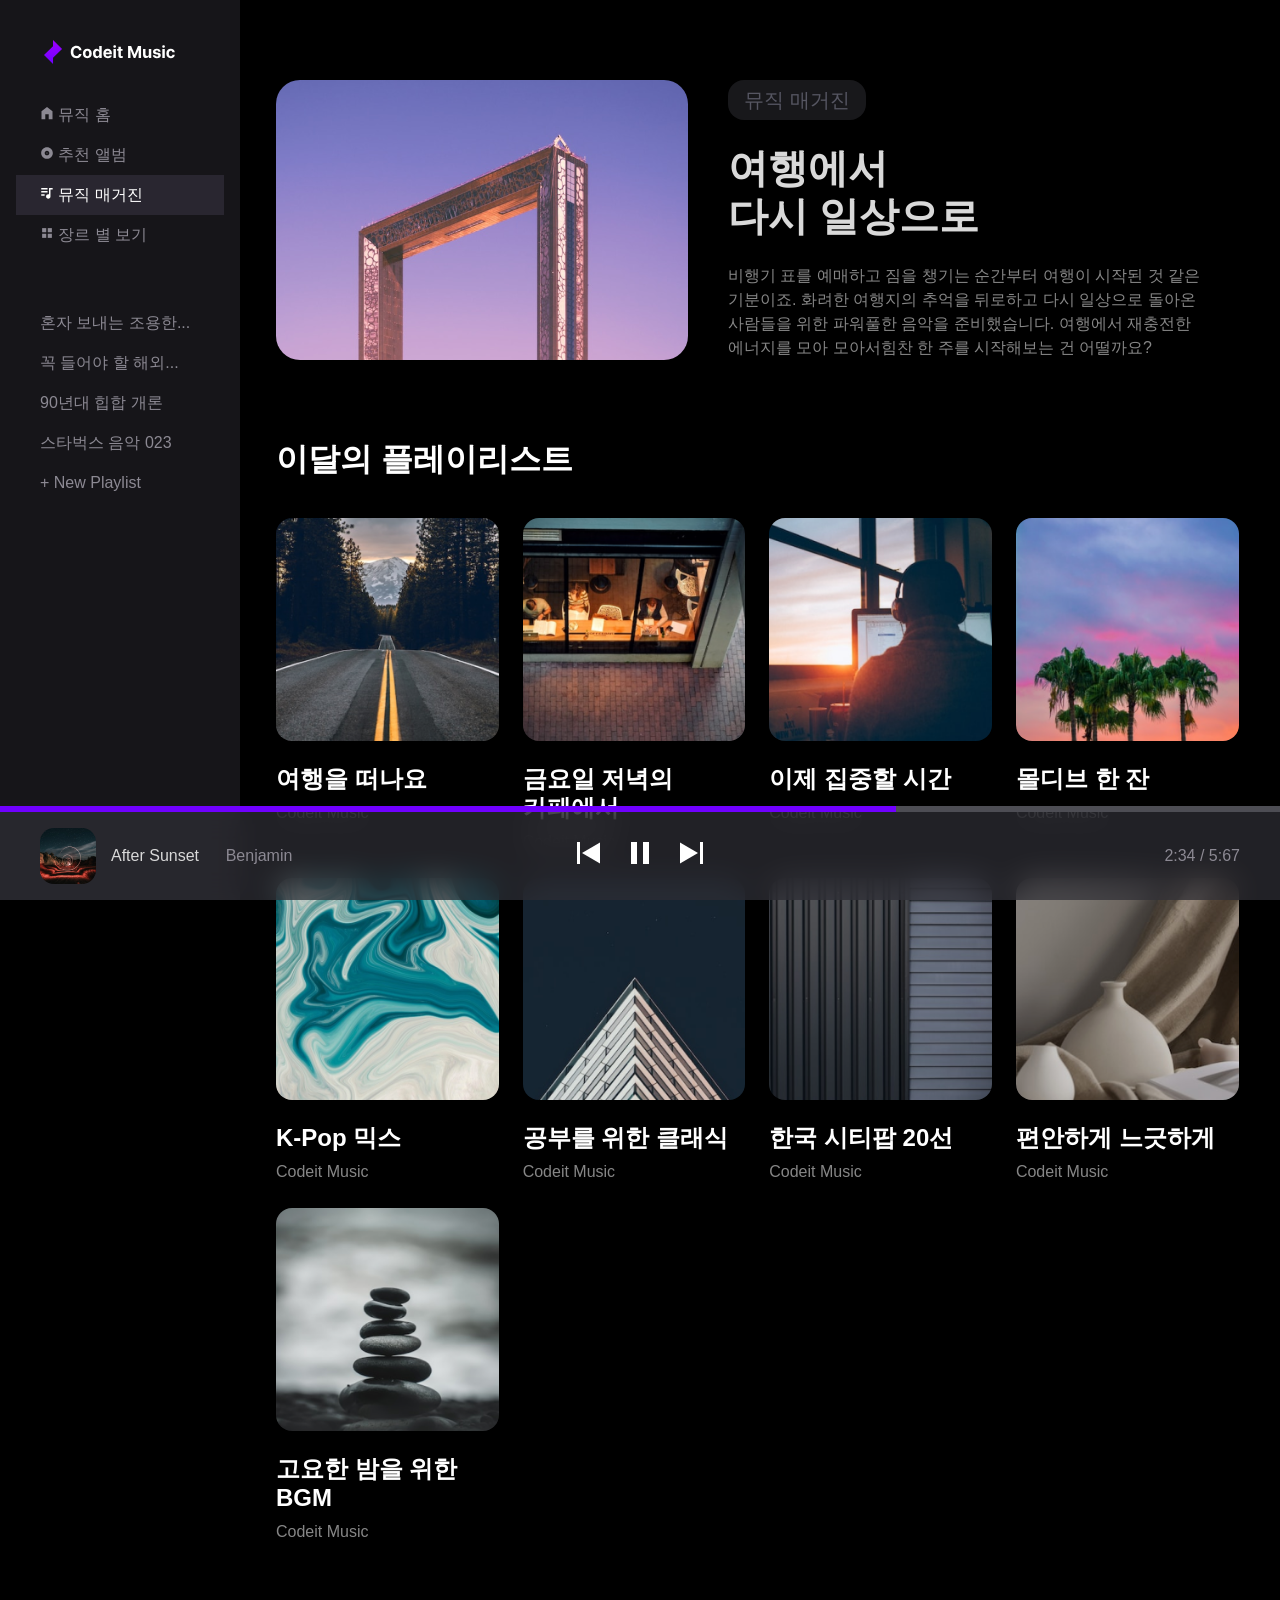
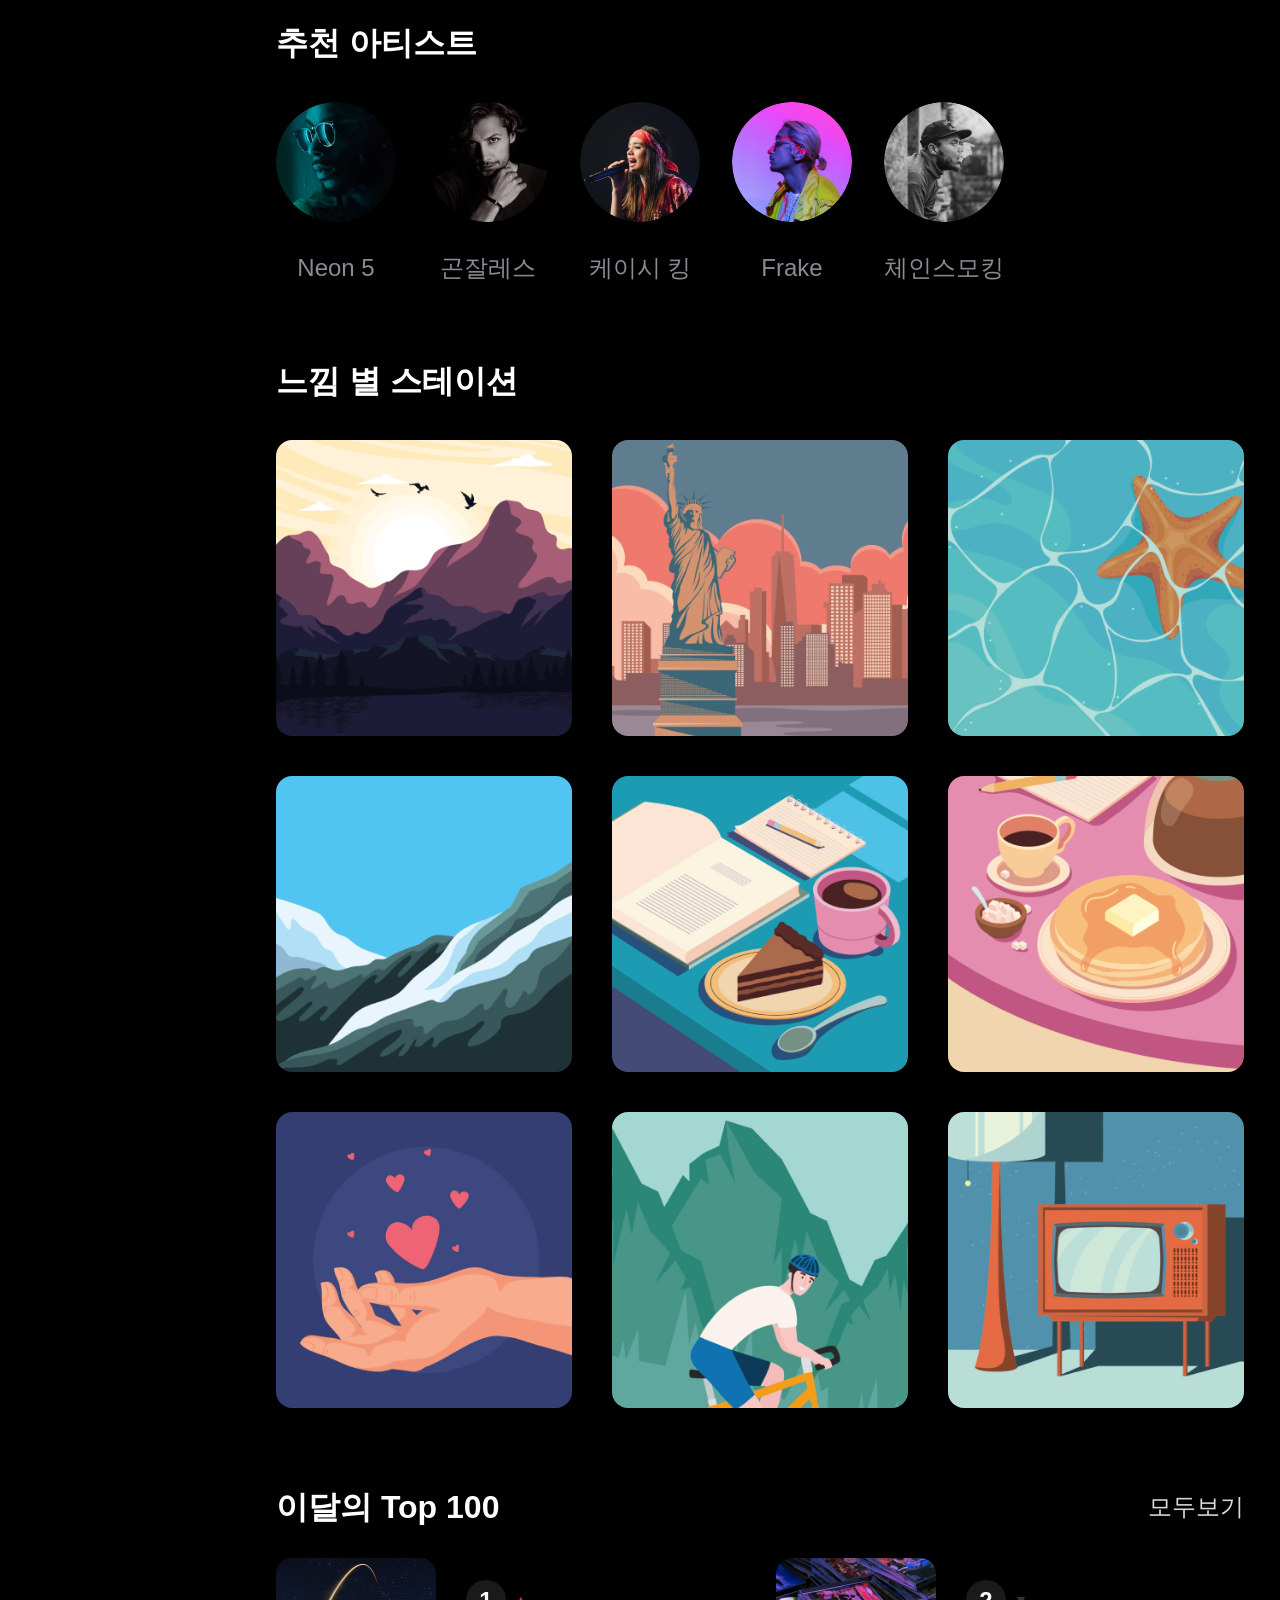
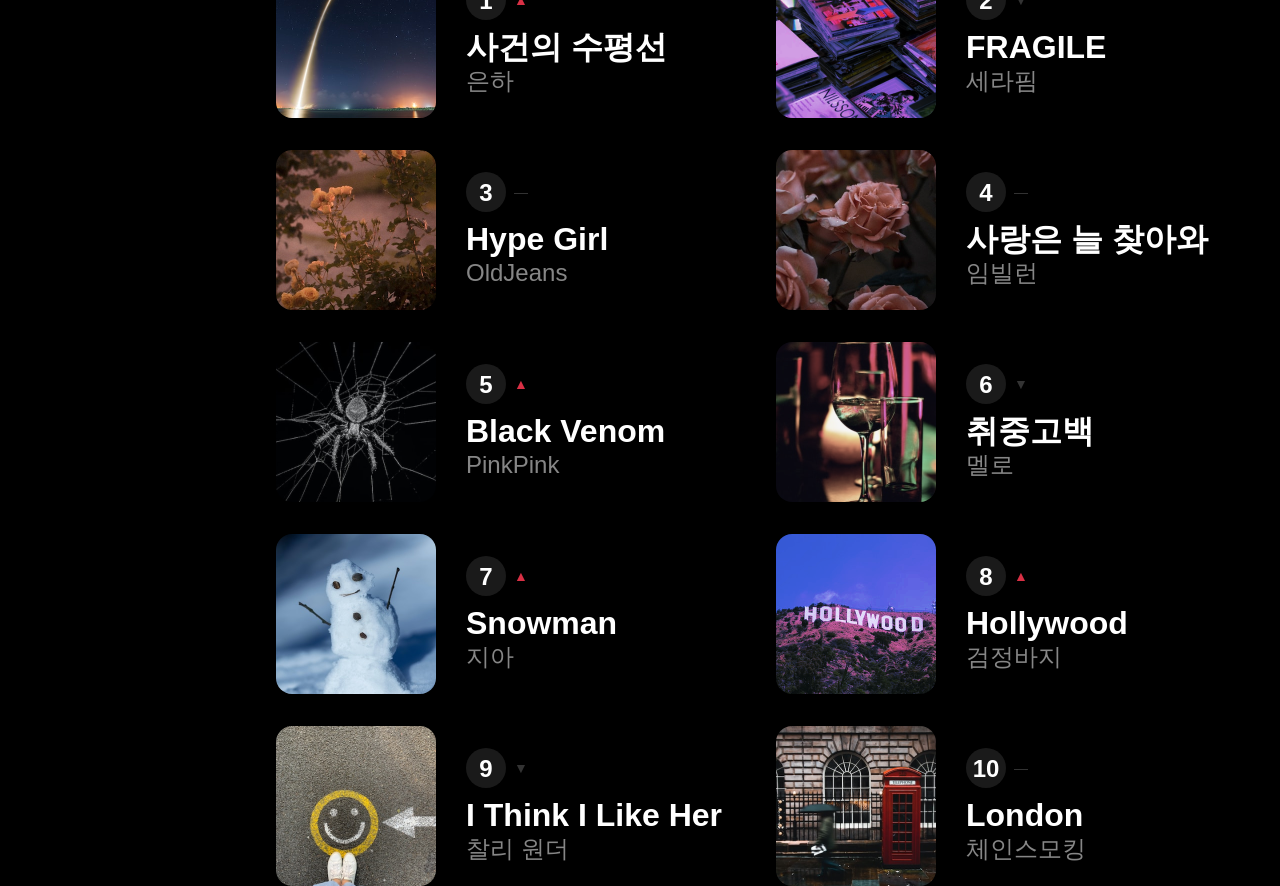
<file: index.html>
<!DOCTYPE html>
<html lang="ko">
<head>
  <meta charset="utf-8">
  <title>Codeit Music - Magazine</title>
  <link rel="preconnect" href="https://fonts.googleapis.com"><link rel="preconnect" href="https://fonts.gstatic.com" crossorigin><link href="https://fonts.googleapis.com/css2?family=Noto+Sans+KR:wght@400;700&family=Poppins:wght@400;700&display=swap" rel="stylesheet">
  <link rel="stylesheet" href="style.css">
</head>
<body>
  <div class="sidebar">
    <img class="logo" src="images/logo.svg">
    <ul class="menu-items">
      <li class="menu-item">
        <img src="images/icon_home.svg" alt="뮤직 홈" width="14" height="14">
        뮤직 홈
      </li>
      <li class="menu-item">
        <img src="images/icon_album.svg" alt="추천 앨범" width="14" height="14">
        추천 앨범
      </li>
      <li class="menu-item active">
        <img src="images/icon_playlist.svg" alt="뮤직 매거진" width="14" height="14">
        뮤직 매거진
      </li>
      <li class="menu-item">
        <img src="images/icon_genre.svg" alt="장르 별 보기" width="14" height="14">
        장르 별 보기
      </li>
    </ul>
    <ul class="menu-items">
      <li class="menu-item">혼자 보내는 조용한...</li>
      <li class="menu-item">꼭 들어야 할 해외...</li>
      <li class="menu-item">90년대 힙합 개론</li>
      <li class="menu-item">스타벅스 음악 023</li>
      <li class="menu-item">+ New Playlist</li>
    </ul>
  </div>
  <main>
    <section>
      <div class="featured">
        <img class="featured-thumb" src="images/img_main_banner.png" alt="두바이 프레임 풍경 사진">
        <div class="featured-content">
          <div class="featured-tag">뮤직 매거진</div>
          <h2 class="featured-title">
            여행에서<br>
            다시 일상으로
          </h2>
          <p class="featured-description">
            비행기 표를 예매하고 짐을 챙기는 순간부터 여행이 시작된 것 같은 기분이죠.
            화려한 여행지의 추억을 뒤로하고 다시 일상으로 돌아온 사람들을 위한 파워풀한 음악을 준비했습니다.
            여행에서 재충전한 에너지를 모아 모아서힘찬 한 주를 시작해보는 건 어떨까요?
          </p>
        </div>
      </div>
    </section>
    <section>
      <h2 class="section-title">이달의 플레이리스트</h2>
      <div class="playlists">
        <div class="playlist">
          <img class="playlist-thumb" src="images/img_playlist_1.png">
          <div class="playlist-title">
            여행을 떠나요
          </div>
          <div class="playlist-artist">
            Codeit Music
          </div>
        </div>
        <div class="playlist">
          <img class="playlist-thumb" src="images/img_playlist_2.png">
          <div class="playlist-title">
            금요일 저녁의 카페에서
          </div>
          <div class="playlist-artist">
            Codeit Music
          </div>
        </div>
        <div class="playlist">
          <img class="playlist-thumb" src="images/img_playlist_3.png">
          <div class="playlist-title">
            이제 집중할 시간
          </div>
          <div class="playlist-artist">
            Codeit Music
          </div>
        </div>
        <div class="playlist">
          <img class="playlist-thumb" src="images/img_playlist_4.png">
          <div class="playlist-title">
            몰디브 한 잔
          </div>
          <div class="playlist-artist">
            Codeit Music
          </div>
        </div>
        <div class="playlist">
          <img class="playlist-thumb" src="images/img_playlist_5.png">
          <div class="playlist-title">
            K-Pop 믹스
          </div>
          <div class="playlist-artist">
            Codeit Music
          </div>
        </div>
        <div class="playlist">
          <img class="playlist-thumb" src="images/img_playlist_6.png">
          <div class="playlist-title">
            공부를 위한 클래식
          </div>
          <div class="playlist-artist">
            Codeit Music
          </div>
        </div>
        <div class="playlist">
          <img class="playlist-thumb" src="images/img_playlist_7.png">
          <div class="playlist-title">
            한국 시티팝 20선
          </div>
          <div class="playlist-artist">
            Codeit Music
          </div>
        </div>
        <div class="playlist">
          <img class="playlist-thumb" src="images/img_playlist_8.png">
          <div class="playlist-title">
            편안하게 느긋하게
          </div>
          <div class="playlist-artist">
            Codeit Music
          </div>
        </div>
        <div class="playlist">
          <img class="playlist-thumb" src="images/img_playlist_9.png">
          <div class="playlist-title">
            고요한 밤을 위한 BGM
          </div>
          <div class="playlist-artist">
            Codeit Music
          </div>
        </div>
      </div>
    </section>
    <section>
      <h2 class="section-title">추천 아티스트</h2>
      <div class="artists">
        <div class="artist">
          <img class="artist-profile" src="images/img_artist_1.png">
          <div class="artist-name">Neon 5</div>
        </div>
        <div class="artist">
          <img class="artist-profile" src="images/img_artist_2.png">
          <div class="artist-name">곤잘레스</div>
        </div>
        <div class="artist">
          <img class="artist-profile" src="images/img_artist_3.png">
          <div class="artist-name">케이시 킹</div>
        </div>
        <div class="artist">
          <img class="artist-profile" src="images/img_artist_4.png">
          <div class="artist-name">Frake</div>
        </div>
        <div class="artist">
          <img class="artist-profile" src="images/img_artist_5.png">
          <div class="artist-name">체인스모킹</div>
        </div>
      </div>
    </section>
    <section>
      <h2 class="section-title">느낌 별 스테이션</h2>
      <div class="stations">
        <img class="station" src="images/img_station_1.png">
        <img class="station" src="images/img_station_2.png">
        <img class="station" src="images/img_station_3.png">
        <img class="station" src="images/img_station_4.png">
        <img class="station" src="images/img_station_5.png">
        <img class="station" src="images/img_station_6.png">
        <img class="station" src="images/img_station_7.png">
        <img class="station" src="images/img_station_8.png">
        <img class="station" src="images/img_station_9.png">
      </div>
    </section>
    <section>
      <div class="charts-header">
        <h2 class="section-title charts-title">이달의 Top 100</h2>
        <a class="charts-see-all" href="#">
          모두보기
        </a>
      </div>
      <ol class="charts">
        <li class="chart">
          <img class="chart-cover" src="images/img_chart_1.png" alt="사건의 수평선">
          <div class="chart-info">
            <div class="chart-rank">
              <div class="chart-number">
                1<br>
              </div>
              <span class="chart-change up">▲</span>
            </div>
            <div>
              <div class="chart-title">사건의 수평선</div>
              <div class="chart-artist">은하</div>
            </div>
          </div>
        </li>
        <li class="chart">
          <img class="chart-cover" src="images/img_chart_2.png" alt="FRAGILE">
          <div class="chart-info">
            <div class="chart-rank">
              <div class="chart-number">
                2<br>
              </div>
              <span class="chart-change down">▼</span>
            </div>
            <div>
              <div class="chart-title">FRAGILE</div>
              <div class="chart-artist">세라핌</div>
            </div>
          </div>
        </li>
        <li class="chart">
          <img class="chart-cover" src="images/img_chart_3.png" alt="Hype Girl">
          <div class="chart-info">
            <div class="chart-rank">
              <div class="chart-number">
                3<br>
              </div>
              <span class="chart-change">―</span>
            </div>
            <div>
              <div class="chart-title">Hype Girl</div>
              <div class="chart-artist">OldJeans</div>
            </div>
          </div>
        </li>
        <li class="chart">
          <img class="chart-cover" src="images/img_chart_4.png" alt="사랑은 늘 찾아와">
          <div class="chart-info">
            <div class="chart-rank">
              <div class="chart-number">
                4<br>
              </div>
              <span class="chart-change">―</span>
            </div>
            <div>
              <div class="chart-title">사랑은 늘 찾아와</div>
              <div class="chart-artist">임빌런</div>
            </div>
          </div>
        </li>
        <li class="chart">
          <img class="chart-cover" src="images/img_chart_5.png" alt="Black Venom">
          <div class="chart-info">
            <div class="chart-rank">
              <div class="chart-number">
                5<br>
              </div>
              <span class="chart-change up">▲</span>
            </div>
            <div>
              <div class="chart-title">Black Venom</div>
              <div class="chart-artist">PinkPink</div>
            </div>
          </div>
        </li>
        <li class="chart">
          <img class="chart-cover" src="images/img_chart_6.png" alt="사건의 수평선">
          <div class="chart-info">
            <div class="chart-rank">
              <div class="chart-number">
                6<br>
              </div>
              <span class="chart-change down">▼</span>
            </div>
            <div>
              <div class="chart-title">취중고백</div>
              <div class="chart-artist">멜로</div>
            </div>
          </div>
        </li>
        <li class="chart">
          <img class="chart-cover" src="images/img_chart_7.png" alt="Snowman">
          <div class="chart-info">
            <div class="chart-rank">
              <div class="chart-number">
                7<br>
              </div>
              <span class="chart-change up">▲</span>
            </div>
            <div>
              <div class="chart-title">Snowman</div>
              <div class="chart-artist">지아</div>
            </div>
          </div>
        </li>
        <li class="chart">
          <img class="chart-cover" src="images/img_chart_8.png" alt="Hollywood">
          <div class="chart-info">
            <div class="chart-rank">
              <div class="chart-number">
                8<br>
              </div>
              <span class="chart-change up">▲</span>
            </div>
            <div>
              <div class="chart-title">Hollywood</div>
              <div class="chart-artist">검정바지</div>
            </div>
          </div>
        </li>
        <li class="chart">
          <img class="chart-cover" src="images/img_chart_9.png" alt="I Think I Like Her">
          <div class="chart-info">
            <div class="chart-rank">
              <div class="chart-number">
                9<br>
              </div>
              <span class="chart-change down">▼</span>
            </div>
            <div>
              <div class="chart-title">I Think I Like Her</div>
              <div class="chart-artist">찰리 원더</div>
            </div>
          </div>
        </li>
        <li class="chart">
          <img class="chart-cover" src="images/img_chart_10.png" alt="London">
          <div class="chart-info">
            <div class="chart-rank">
              <div class="chart-number">
                10<br>
              </div>
              <span class="chart-change">―</span>
            </div>
            <div>
              <div class="chart-title">London</div>
              <div class="chart-artist">체인스모킹</div>
            </div>
          </div>
        </li>
      </ol>
    </section>
  </main>
  <div class="player">
    <div class="progress-bar">
      <div class="progress"></div>
    </div>
    <div class="player-main">
      <div class="info">
        <img class="current" src="images/img_current_song.png" alt="현재 재생 중인 곡">
        <div class="title">After Sunset</div>
        <div class="artist">Benjamin</div>
      </div>
      <div class="controls">
        <img src="images/icon_before.svg" alt="이전 곡" width="48" height="48">
        <img src="images/icon_pause.svg" alt="일시정지" width="48" height="48">
        <img src="images/icon_after.svg" alt="다음 곡" width="48" height="48">
      </div>
      <div class="time">
        2:34 / 5:67
      </div>
    </div>
  </div>
</body>
</html>
</file>
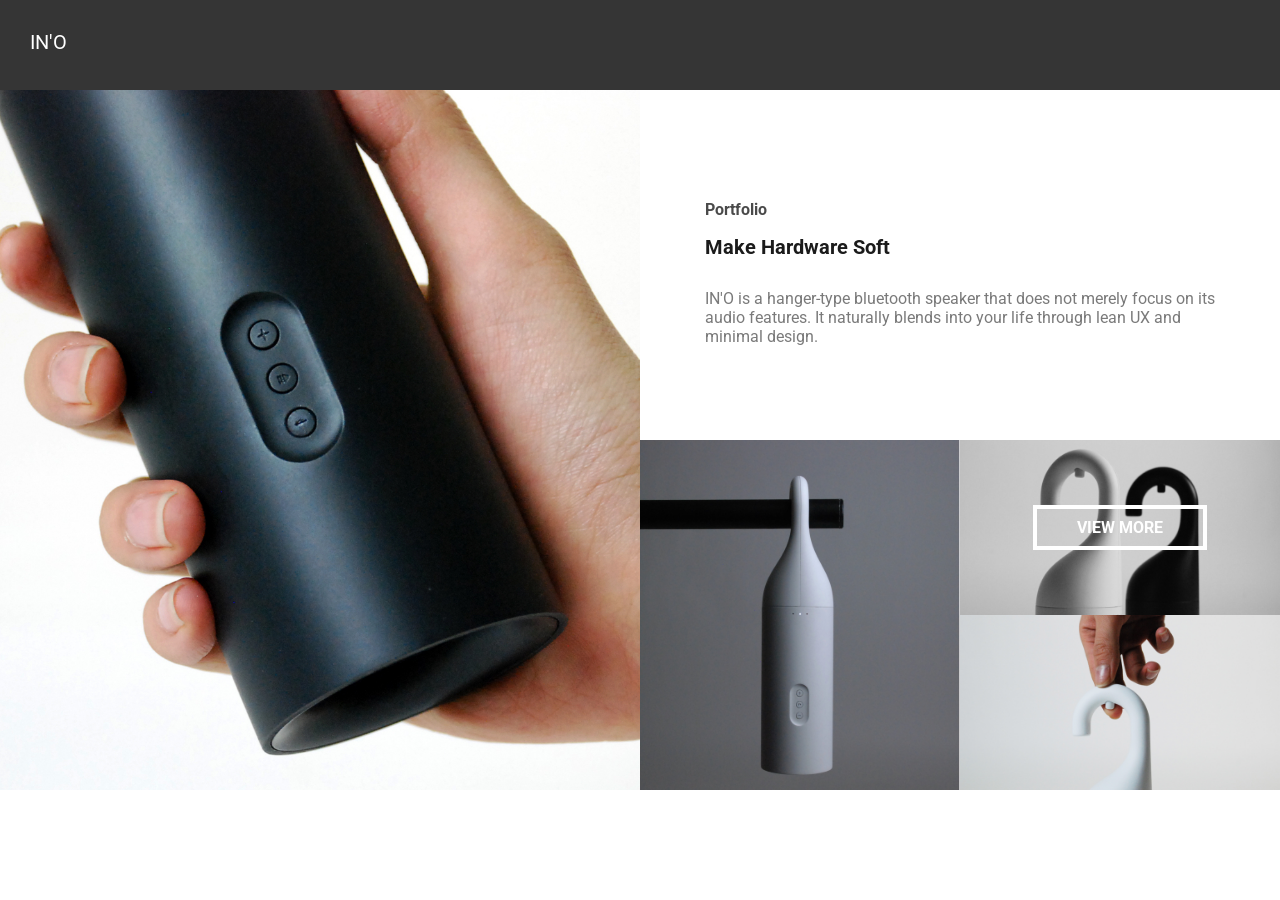
<file: 이노/index.html>
<!doctype html>
<html>
<head>
  <title>IN'O</title>
  <meta charset="utf-8">
  <link rel="stylesheet" href="css/styles.css">
  <link href="https://fonts.googleapis.com/css?family=Roboto" rel="stylesheet">
</head>
<body>
  <div class="title">IN'O</div>
  <div class="banner item"></div>
  <div class="explain item">
    <div class="explain-container">
      <h3>Portfolio</h3>
      <h2>Make Hardware Soft</h2>
      <p>IN'O is a hanger-type bluetooth speaker that does not merely focus on its audio features. It naturally blends into your life through lean UX and minimal design.</p>
    </div>
  </div>
  <div class="img1 item"></div>
  <div class="img2 item">
    <div class="view">VIEW MORE</div>
  </div>
  <div class="img3 item"></div>
</body>
</html>
</file>
<file: style.css>
* {
  box-sizing: border-box;
}

html {
  font-family: Pretendard, sans-serif;
  word-break: keep-all;
}

body {
  margin: 0;
  background-color: #000;
  color: #fff;
  font-size: 16px;
  line-height: 24px;
  height: 100vh;
}

.sidebar {
  padding: 16px;
  background-color: #161519;
  color: #8c8993;
  width: 240px;
  position: fixed;
  top: 0;
  bottom: 0;
  left: 0;
}

main {
  margin-left: 240px;
  margin-bottom: 100px;
}

.logo {
  padding: 24px 28px;
  font-weight: 900;
}

.menu-items {
  margin: 0;
  margin-bottom: 48px;
  padding: 0;
  list-style: none;
}

.menu-item {
  padding: 8px 24px;
}

.menu-item.active {
  background-color: rgba(205, 187, 255, 0.1);
  color: #ffffff;
}

.progress-bar {
  height: 6px;
  background: linear-gradient(0deg, #4d4d54, #4d4d54),
    linear-gradient(0deg, #4d4d54, #4d4d54), #4d4d54;
}

.progress {
  width: 70%;
  height: 100%;
  background-color: #7000ff;
}

.player {
  position: fixed;
  bottom: 0;
  left: 0;
  right: 0;
  display: flex;
  flex-direction: column;
}

.player-main {
  padding: 16px 40px;
  background-color: rgba(48, 48, 55, 0.7);
  backdrop-filter: blur(15px);
  display: flex;
  justify-content: space-between;
  align-items: center;
}

.info {
  display: flex;
  align-items: center;
  width: 300px;
}

.current {
  border-radius: 14px;
  margin-right: 15px;
}

.title {
  color: #d9d9d9;
}

.artist {
  color: #8c8993;
}

.playing {
  width: 48px;
  height: 48px;
}

.icon {
  width: 24px;
  height: 24px;
}

.time {
  color: #8c8993;
  display: flex;
  justify-content: flex-end;
  width: 300px;
}

section {
  max-width: 1120px;
  width: 100%;
  margin: 80px auto;
  padding: 0 36px;
}

.section-title {
  font-weight: 700;
  font-size: 32px;
  line-height: 38px;
  margin: 40px 0;
}

.featured {
  display: flex;
  gap: 40px;
}

.featured-thumb {
  flex-shrink: 0;
  border-radius: 24px;
}

.featured-content {
  display: flex;
  gap: 24px;
  flex-direction: column;
}

.featured-tag {
  width: fit-content;
  background-color: #18181b;
  border-radius: 16px;
  padding: 8px 16px;
  font-weight: 500;
  font-size: 20px;
  line-height: 24px;
  color: #565662;
}

.featured-title {
  font-weight: 700;
  font-size: 40px;
  line-height: 48px;
  color: #d9d9d9;
  margin: 0;
}

.featured-description {
  margin: 0;
  color: #868686;
}

.playlists {
  display: flex;
  flex-wrap: wrap;
  gap: 24px;
}

.playlist {
  flex-basis: 23%;
}

.playlist-thumb {
  width: 100%;
  border-radius: 16px;
}

.playlist-title {
  font-weight: 700;
  font-size: 24px;
  line-height: 29px;
  margin: 16px 0 8px;
}

.playlist-artist {
  color: #868686;
  margin: 0;
}

.artists {
  display: flex;
  gap: 32px;
}

.artist {
  width: 120px;
  text-align: center;
  border-radius: 50%;
}

.artist-profile {
  width: 100%;
  border-radius: 50%;
}

.artist-name {
  font-weight: 500;
  font-size: 24px;
  line-height: 29px;
  margin: 24px 0 0;
}

.stations {
  display: grid;
  grid-template-columns: repeat(3, 1fr);
  gap: 40px;
}

.station {
  width: 100%;
  aspect-ratio: 1;
  border-radius: 16px;
}

.charts {
  display: grid;
  grid-template-columns: repeat(2, 1fr);
  grid-auto-rows: 160px;
  list-style: none;
  padding: 0;
  margin: 0;
  gap: 32px;
}

.charts-header {
  display: flex;
  justify-content: space-between;
  align-items: center;
  margin: 32px 0;
}

.charts-title {
  margin: 0;
}

.charts-see-all {
  font-weight: 500;
  font-size: 24px;
  line-height: 29px;
  text-decoration: none;
  color: #d9d9d9;
}

.chart {
  width: 100%;
  display: flex;
  align-items: center;
  gap: 30px;
}

.chart-info {
  display: flex;
  flex-direction: column;
  gap: 8px;
}

.chart-rank {
  display: flex;
  align-items: center;
  gap: 8px;
}

.chart-number {
  display: flex;
  justify-content: center;
  align-items: center;
  border-radius: 50%;
  width: 40px;
  height: 40px;
  background: #1a1a1a;
  font-weight: 700;
  font-size: 24px;
  line-height: 29px;
}

.chart-change {
  font-size: 14px;
  color: rgba(255, 255, 255, 0.2);
}

.chart-change.up {
  color: #d93045;
}

.chart-cover {
  flex: 0 0;
  width: 160px;
  height: 160px;
  border-radius: 16px;
}

.chart-title {
  font-weight: 700;
  font-size: 32px;
  line-height: 38px;
}

.chart-artist {
  font-weight: 500;
  font-size: 24px;
  line-height: 29px;
  color: #868686;
}
</file>
<file: 이노/css/styles.css>
body {
  margin: 0;
  font-family: 'Roboto', sans-serif;
}

.title {
  font-size: 20px;
  background-color: #353535;
  color: white;
  width: 100%;
  height: 60px;
  padding-left: 30px;
  padding-top: 30px;
  padding-right: 30px;
}

.banner {
  width: 100%;
  height: 350px;
  background-image: url('../images/banner_img.jpg');
  background-size: cover;
  background-repeat: no-repeat;
  background-position: center;
}

.explain {
  width: 100%;
  height: 320px;
  background-color: white;
  display: flex;
  justify-content: start;
  align-items: center;
}

.explain .explain-container {
  padding-left: 30px;
  padding-right: 30px;
}

.explain h3 {
  font-size: 16px;
  color: #4a4a4a;
}


.explain h2 {
  font-size: 20px;
  color: #1b1b1b;
  margin-top: 10px;
  margin-bottom: 30px;
}

.explain p {
  font-size: 16px;
  color: #7a7a7a;
  margin: 0;
}

.img1 {
  width: 100%;
  height: 385px;
  background-image: url('../images/img1.jpg');
  background-size: cover;
  background-repeat: no-repeat;
  background-position: center top;
}

.img2 {
  width: 100%;
  height: 200px;
  background-image: url('../images/img2.jpg');
  background-size: cover;
  background-repeat: no-repeat;
  background-position: center top;
  display: flex;
  justify-content: center;
  align-items: center;
}

.img2 .view {
  color: white;
  font-weight: bold;
  border: 4px solid white;
  padding: 9px 40px;
}

.img3 {
  width: 100%;
  height: 200px;
  background-image: url('../images/img3.jpg');
  background-size: cover;
  background-repeat: no-repeat;
  background-position: center top;
}



@media (min-width: 768px) {
  .item {
    float: left;
  }

  .banner {
    height: 562px;
  }

  .explain {
    height: 282px;
  }

  .explain .explain-container {
    padding-left: 65px;
    padding-right: 65px;
  }

  .img1 {
    width: 50%;
    height: 360px;
  }

  .img2 {
    width: 50%;
    height: 180px;
  }

  .img3 {
    width: 50%;
    height: 180px;
  }
}

@media (min-width: 992px) {
  .banner {
    width: 50%;
    height: 700px;
  }

  .explain {
    width: 50%;
    height: 350px;
  }

  .img1 {
    width: 25%;
    height: 350px;
  }

  .img2 {
    width: 25%;
    height: 175px;
  }

  .img3 {
    width: 25%;
    height: 175px;
  }
}
</file>
